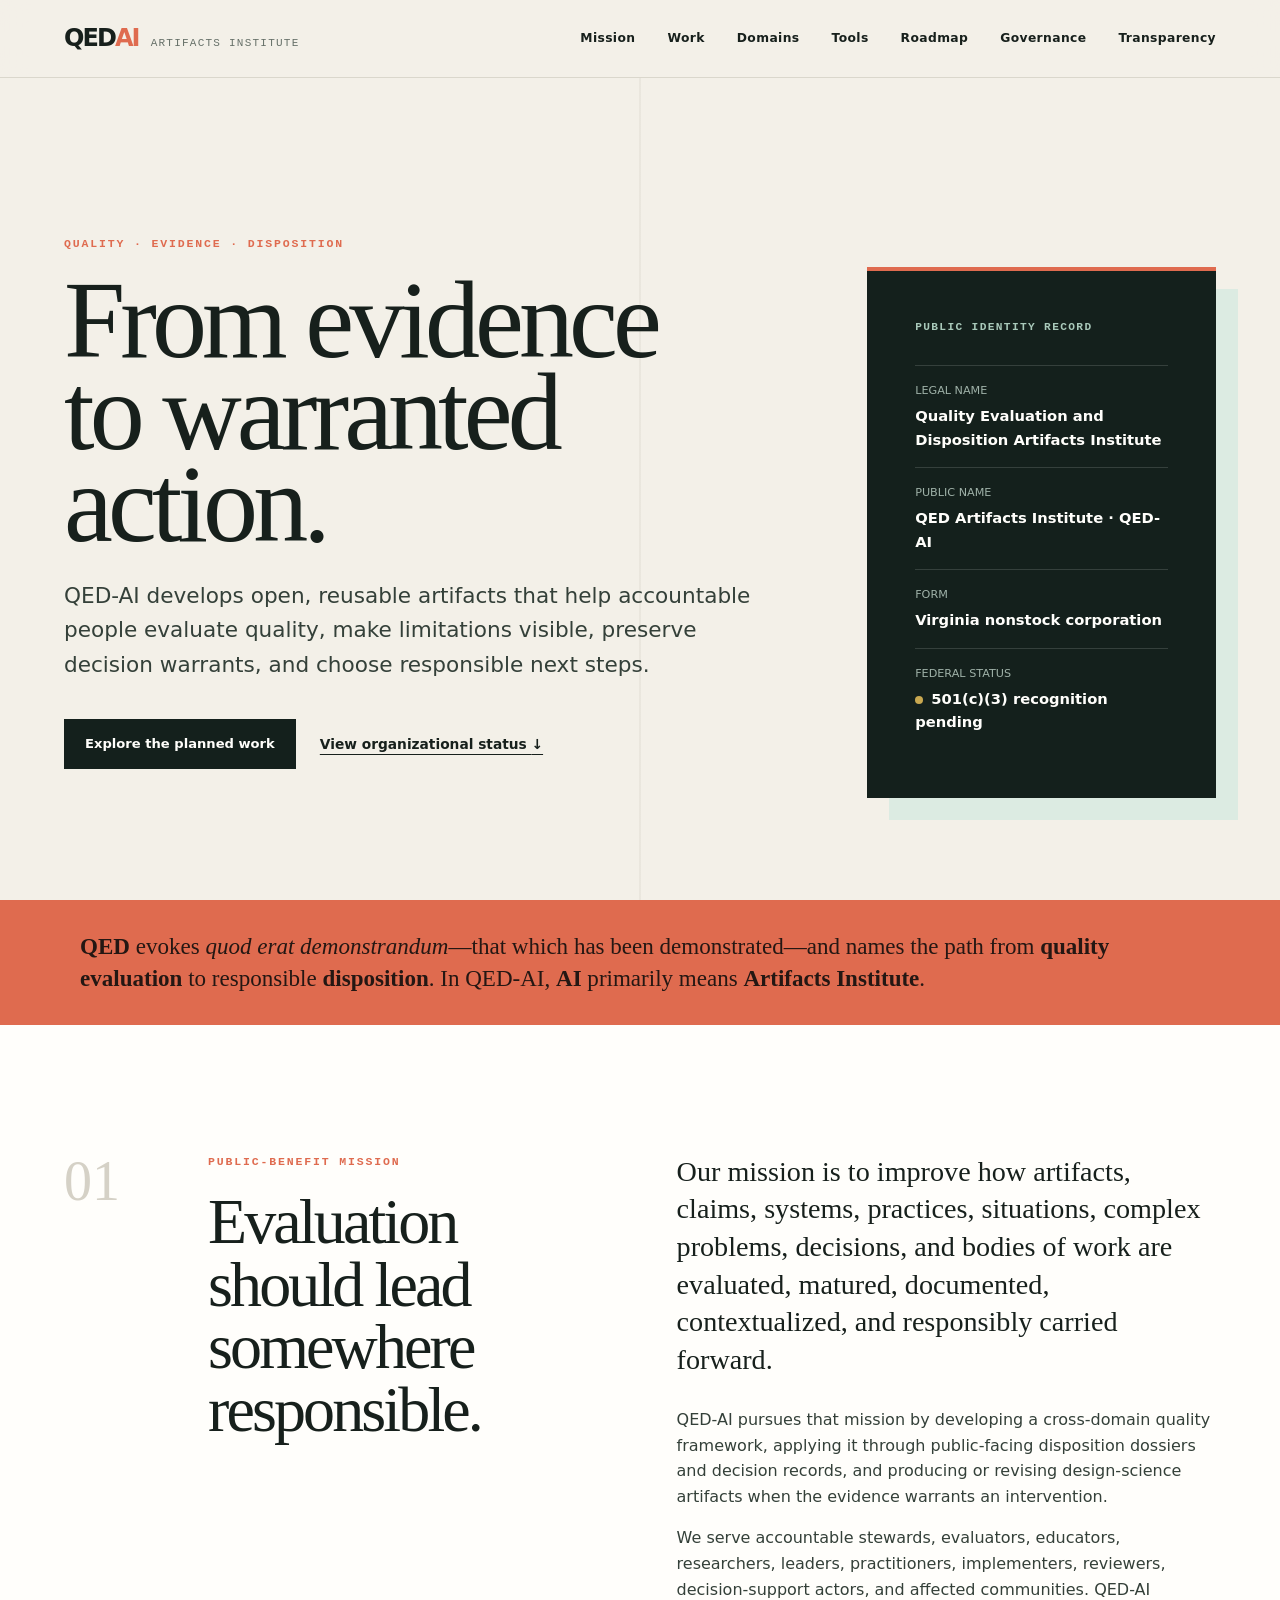
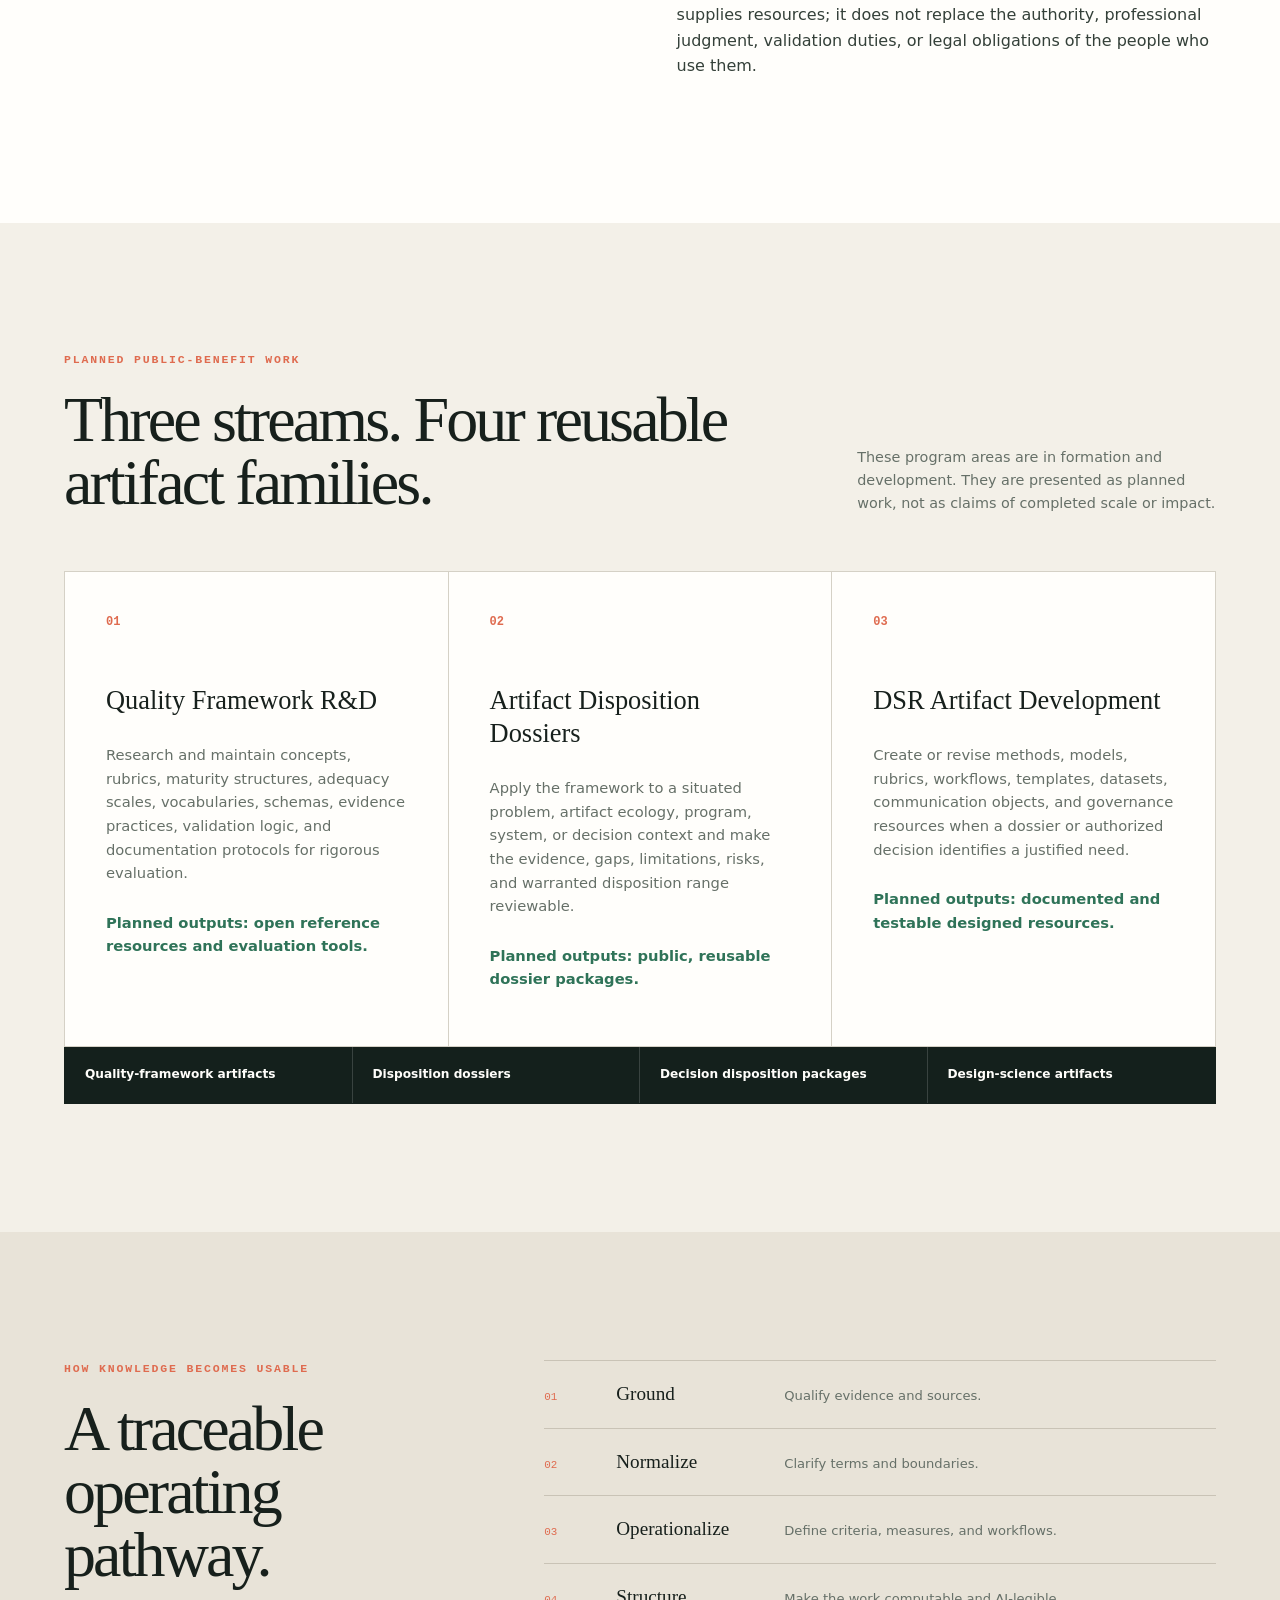
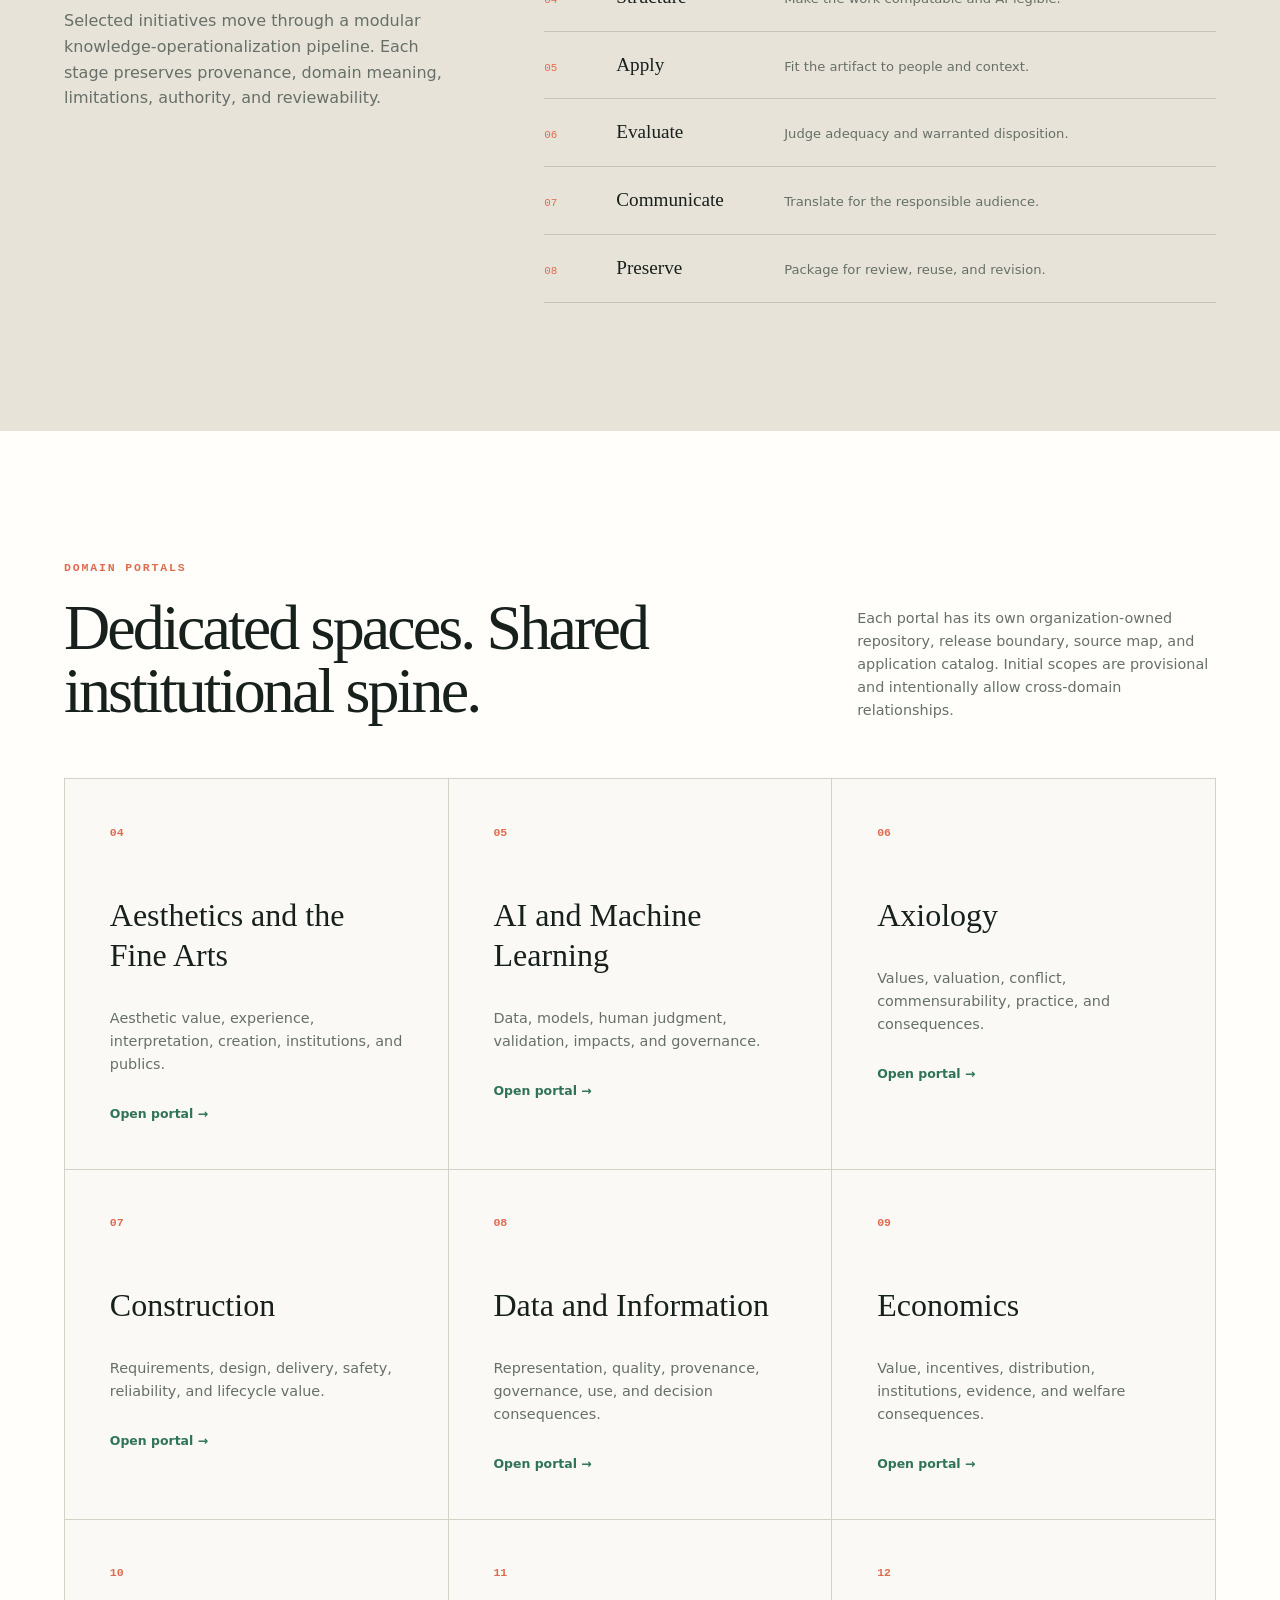
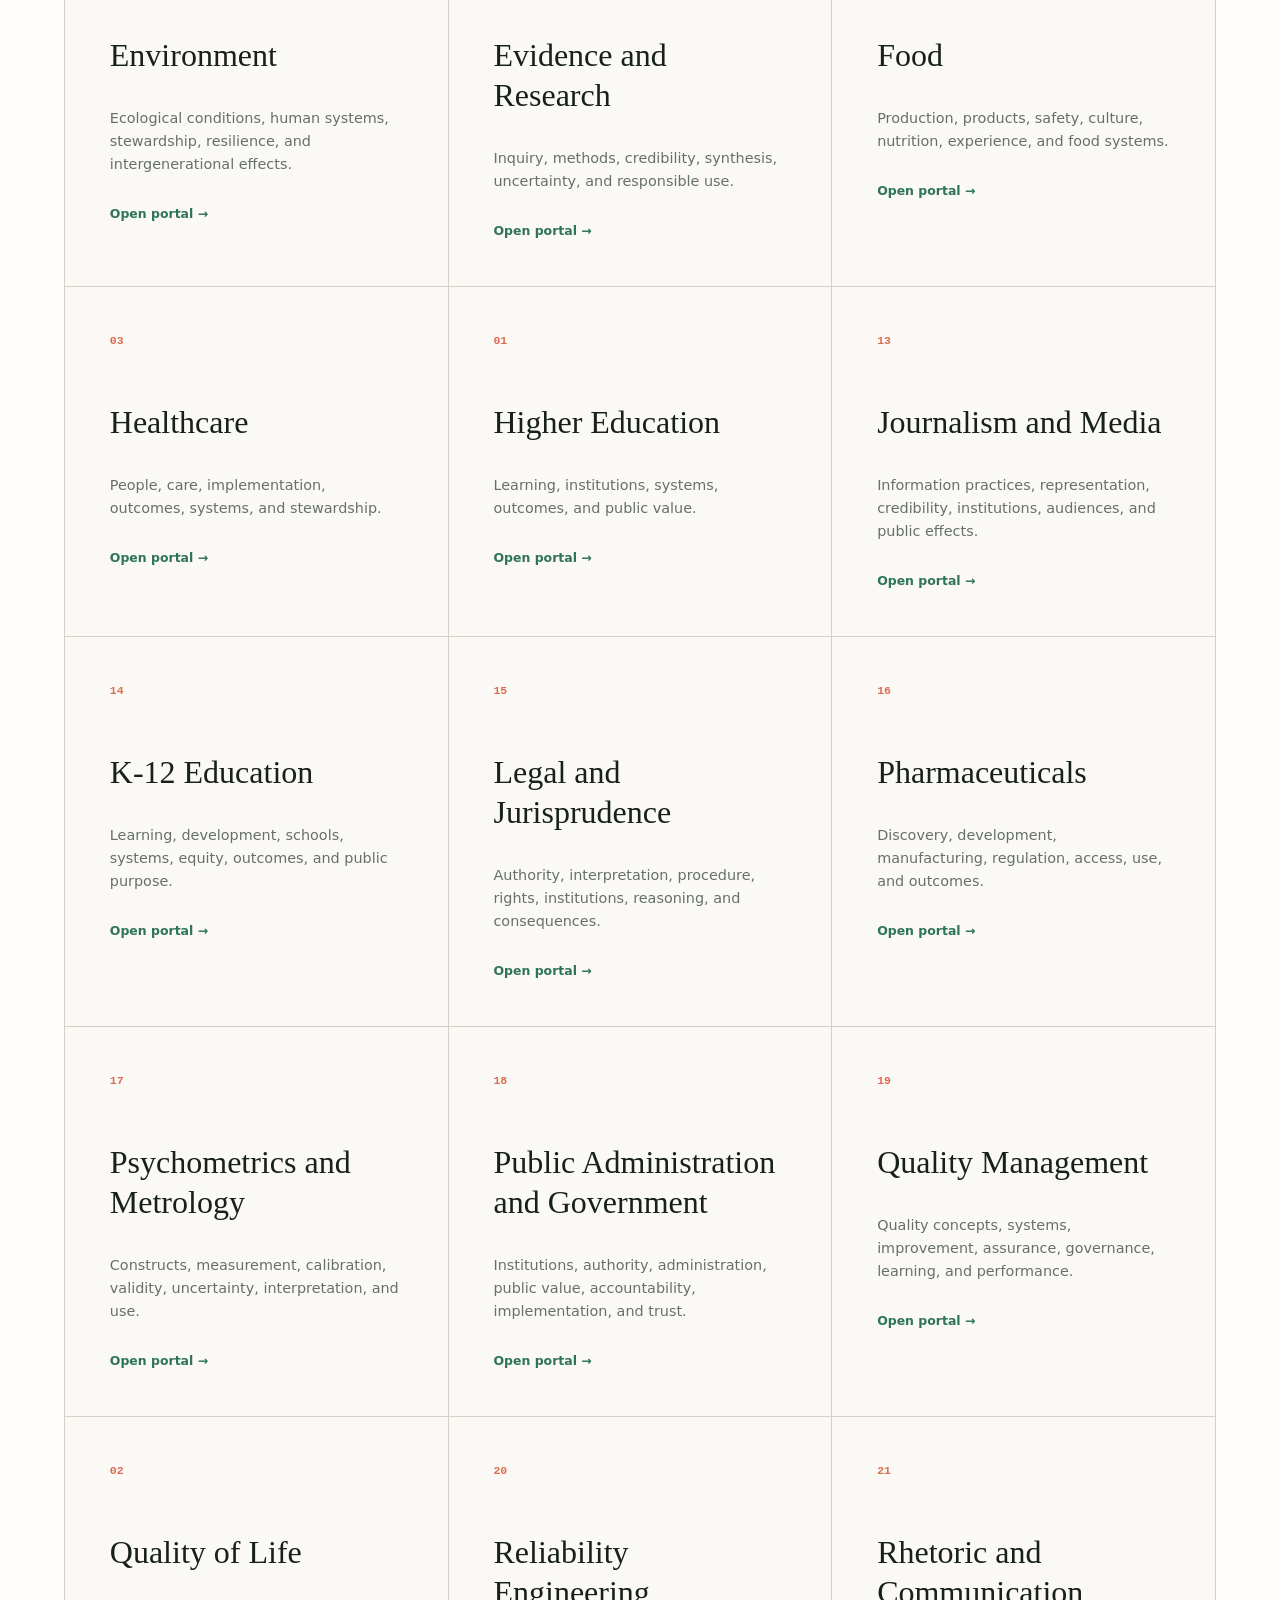
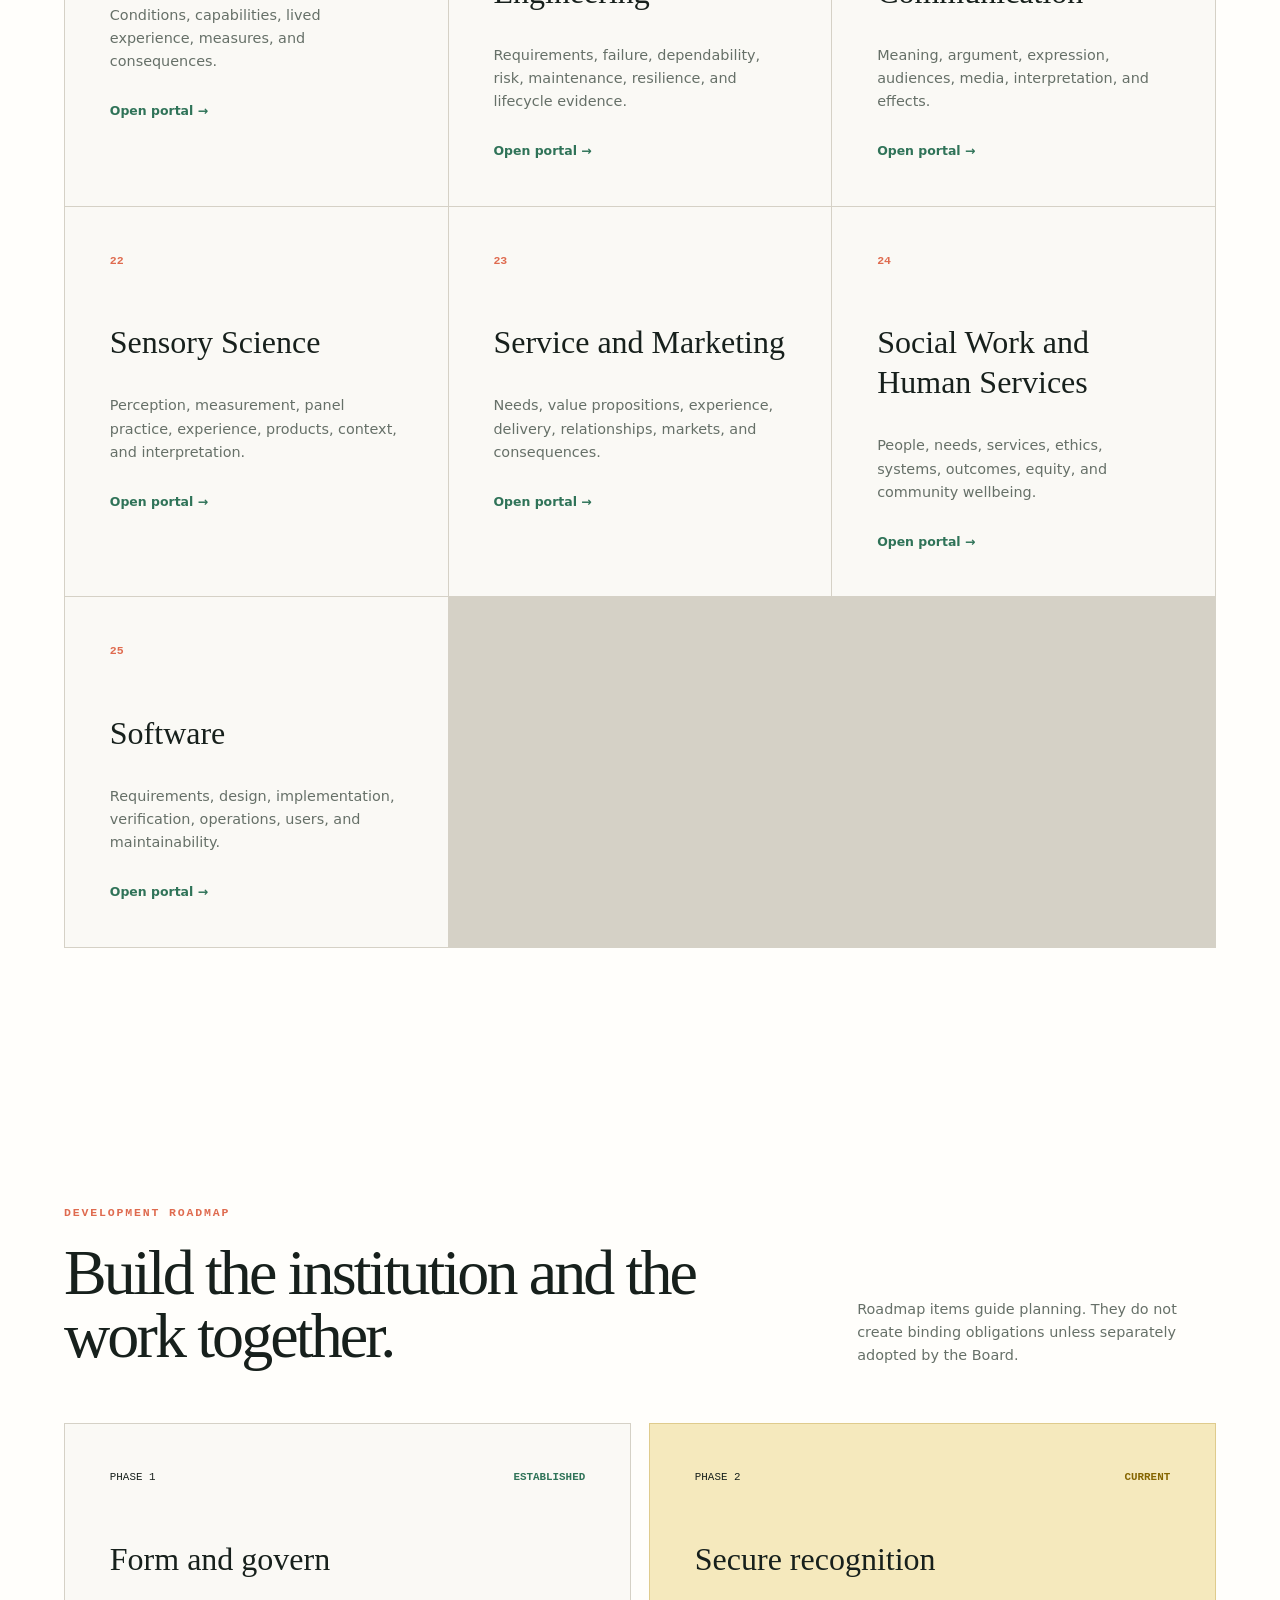
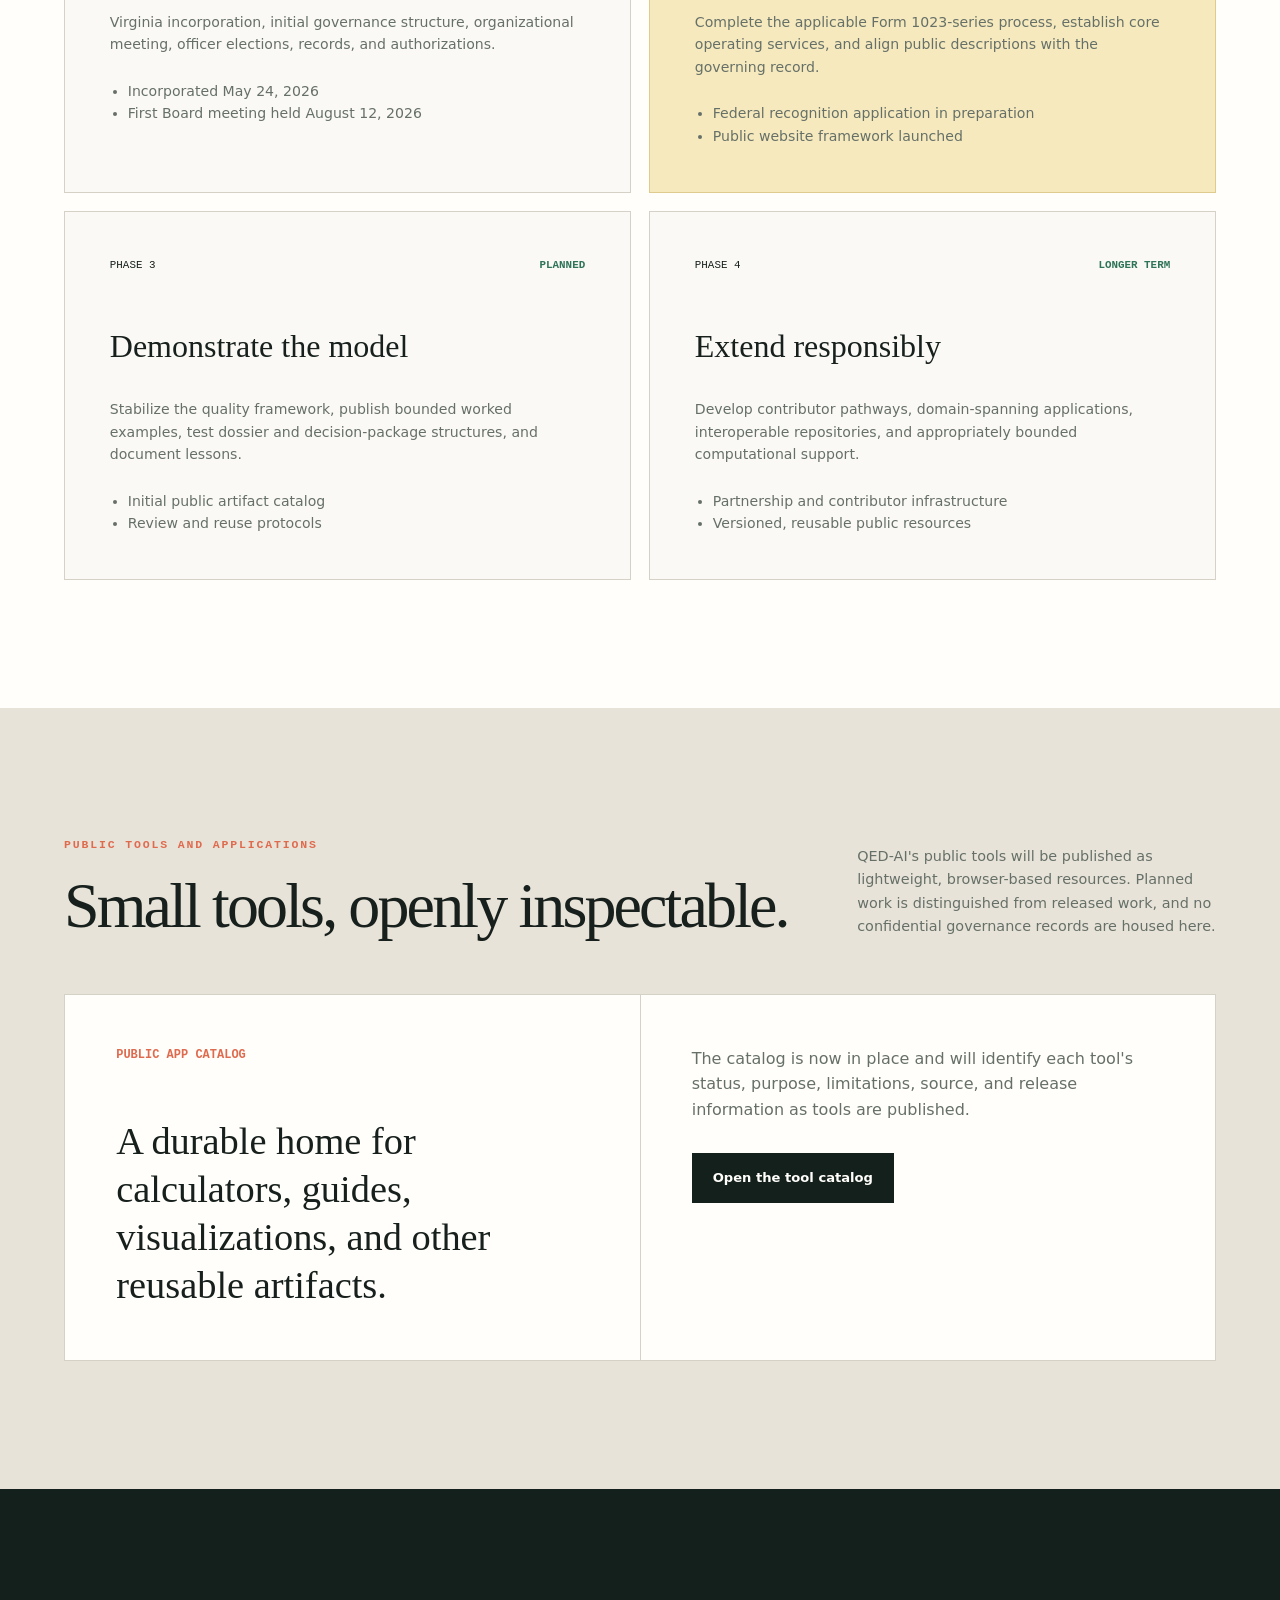
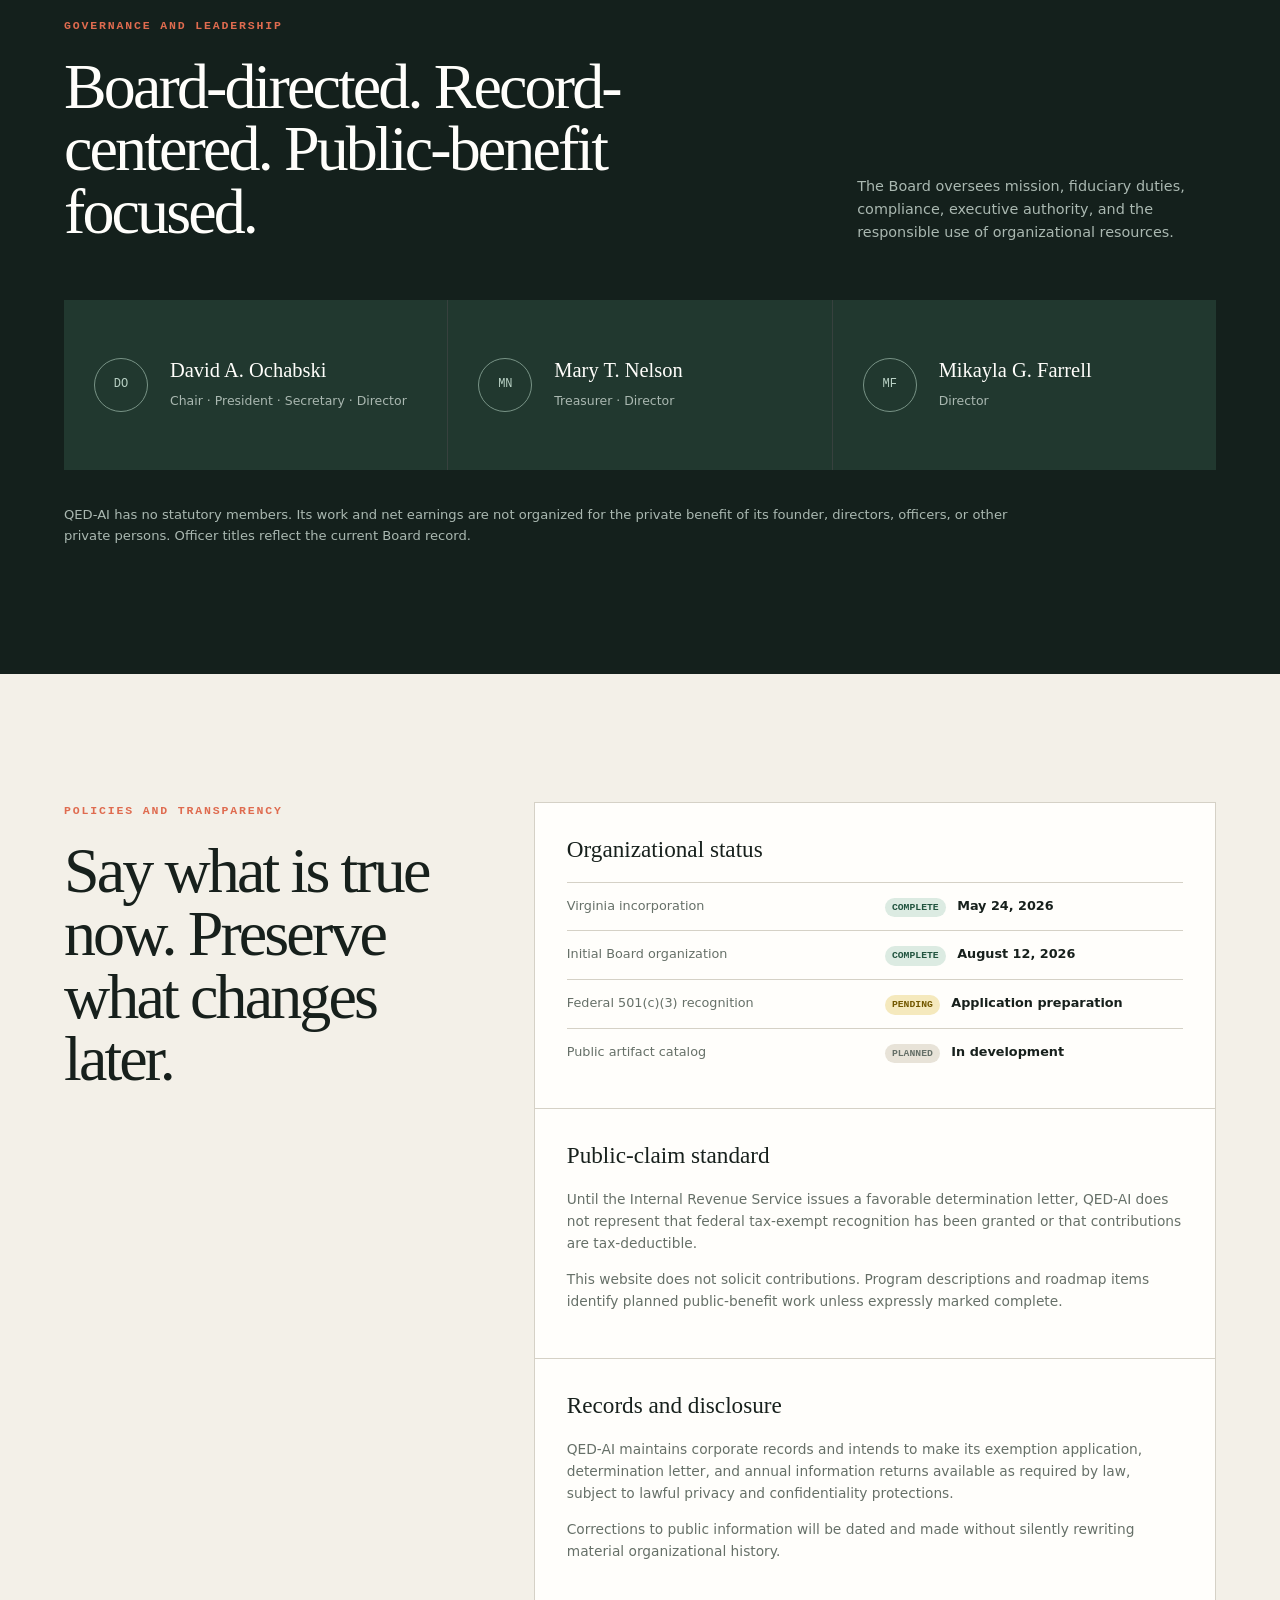
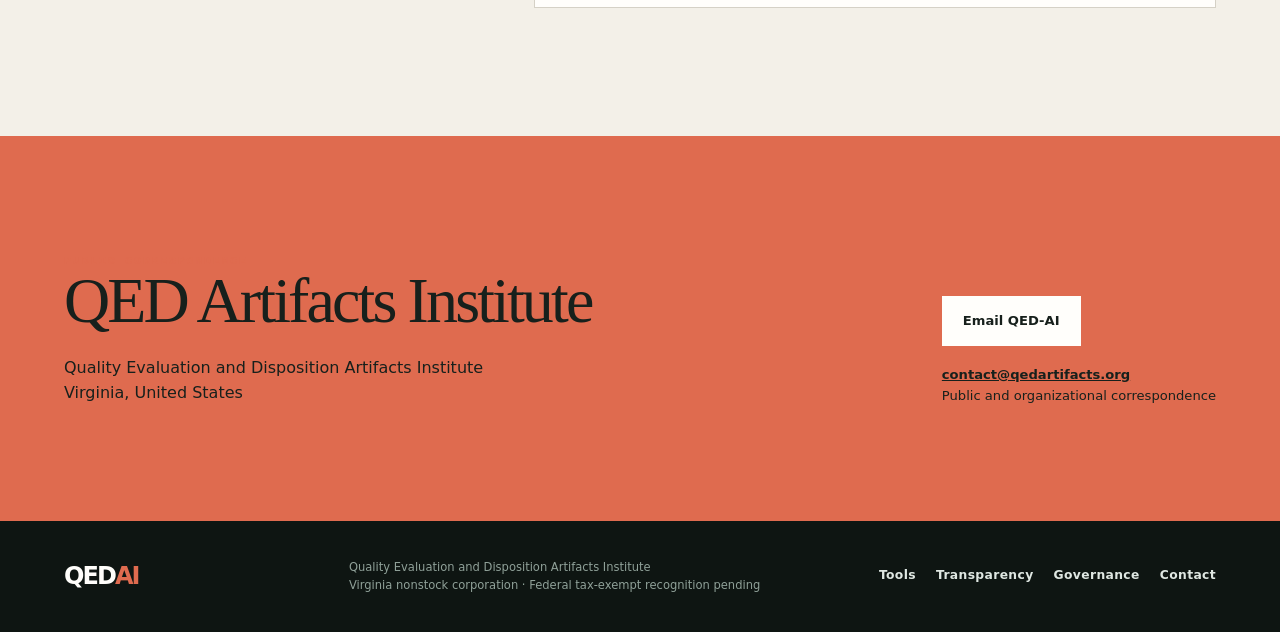
<file: index.html>
<!doctype html>
<html lang="en">
<head>
  <meta charset="utf-8">
  <meta name="viewport" content="width=device-width, initial-scale=1">
  <title>QED Artifacts Institute | Evidence to warranted action</title>
  <meta name="description" content="Quality Evaluation and Disposition Artifacts Institute develops open, evidence-governed resources that help accountable users move from evaluation to warranted action.">
  <meta name="theme-color" content="#14201c">
  <meta property="og:type" content="website">
  <meta property="og:title" content="QED Artifacts Institute">
  <meta property="og:description" content="Open, evidence-governed resources for quality evaluation, responsible disposition, and accountable action.">
  <meta property="og:url" content="https://qedartifacts.org/">
  <link rel="canonical" href="https://qedartifacts.org/">
  <link rel="stylesheet" href="assets/styles.css">
  <script type="application/ld+json">
  {
    "@context": "https://schema.org",
    "@type": "Organization",
    "name": "Quality Evaluation and Disposition Artifacts Institute",
    "alternateName": ["QED-AI", "QED Artifacts Institute"],
    "url": "https://qedartifacts.org/",
    "foundingDate": "2026-05-24",
    "areaServed": {"@type": "AdministrativeArea", "name": "Virginia, United States"},
    "sameAs": ["https://github.com/qed-artifacts"]
  }
  </script>
</head>
<body>
  <a class="skip-link" href="#main">Skip to content</a>
  <header class="site-header">
    <a class="brand" href="#top" aria-label="QED Artifacts Institute home">
      <span class="brand-mark">QED<span>AI</span></span>
      <span class="brand-name">Artifacts Institute</span>
    </a>
    <nav aria-label="Primary navigation">
      <a href="#mission">Mission</a><a href="#work">Work</a><a href="#domains">Domains</a><a href="apps/">Tools</a><a href="#roadmap">Roadmap</a><a href="#governance">Governance</a><a href="#transparency">Transparency</a>
    </nav>
  </header>

  <main id="main">
    <section class="hero" id="top">
      <div class="hero-copy">
        <p class="eyebrow">Quality · Evidence · Disposition</p>
        <h1>From evidence<br>to warranted action.</h1>
        <p class="hero-lead">QED-AI develops open, reusable artifacts that help accountable people evaluate quality, make limitations visible, preserve decision warrants, and choose responsible next steps.</p>
        <div class="hero-actions"><a class="button" href="#work">Explore the planned work</a><a class="text-link" href="#status">View organizational status <span aria-hidden="true">↓</span></a></div>
      </div>
      <aside class="hero-record" aria-label="Organizational identity">
        <p class="record-label">Public identity record</p>
        <dl>
          <div><dt>Legal name</dt><dd>Quality Evaluation and Disposition Artifacts Institute</dd></div>
          <div><dt>Public name</dt><dd>QED Artifacts Institute · QED-AI</dd></div>
          <div><dt>Form</dt><dd>Virginia nonstock corporation</dd></div>
          <div><dt>Federal status</dt><dd><span class="status-dot"></span>501(c)(3) recognition pending</dd></div>
        </dl>
      </aside>
    </section>

    <section class="definition-band" aria-label="Name explanation">
      <p><strong>QED</strong> evokes <em>quod erat demonstrandum</em>—that which has been demonstrated—and names the path from <strong>quality evaluation</strong> to responsible <strong>disposition</strong>. In QED-AI, <strong>AI</strong> primarily means <strong>Artifacts Institute</strong>.</p>
    </section>

    <section class="section split" id="mission">
      <div class="section-index" aria-hidden="true">01</div>
      <div class="section-heading"><p class="eyebrow">Public-benefit mission</p><h2>Evaluation should lead somewhere responsible.</h2></div>
      <div class="section-body prose">
        <p class="large">Our mission is to improve how artifacts, claims, systems, practices, situations, complex problems, decisions, and bodies of work are evaluated, matured, documented, contextualized, and responsibly carried forward.</p>
        <p>QED-AI pursues that mission by developing a cross-domain quality framework, applying it through public-facing disposition dossiers and decision records, and producing or revising design-science artifacts when the evidence warrants an intervention.</p>
        <p>We serve accountable stewards, evaluators, educators, researchers, leaders, practitioners, implementers, reviewers, decision-support actors, and affected communities. QED-AI supplies resources; it does not replace the authority, professional judgment, validation duties, or legal obligations of the people who use them.</p>
      </div>
    </section>

    <section class="section work-section" id="work">
      <div class="section-topline">
        <div><p class="eyebrow">Planned public-benefit work</p><h2>Three streams. Four reusable artifact families.</h2></div>
        <p class="section-note">These program areas are in formation and development. They are presented as planned work, not as claims of completed scale or impact.</p>
      </div>
      <div class="stream-grid">
        <article><span class="card-number">01</span><h3>Quality Framework R&amp;D</h3><p>Research and maintain concepts, rubrics, maturity structures, adequacy scales, vocabularies, schemas, evidence practices, validation logic, and documentation protocols for rigorous evaluation.</p><p class="card-output">Planned outputs: open reference resources and evaluation tools.</p></article>
        <article><span class="card-number">02</span><h3>Artifact Disposition Dossiers</h3><p>Apply the framework to a situated problem, artifact ecology, program, system, or decision context and make the evidence, gaps, limitations, risks, and warranted disposition range reviewable.</p><p class="card-output">Planned outputs: public, reusable dossier packages.</p></article>
        <article><span class="card-number">03</span><h3>DSR Artifact Development</h3><p>Create or revise methods, models, rubrics, workflows, templates, datasets, communication objects, and governance resources when a dossier or authorized decision identifies a justified need.</p><p class="card-output">Planned outputs: documented and testable designed resources.</p></article>
      </div>
      <div class="artifact-strip" aria-label="Artifact families"><span>Quality-framework artifacts</span><span>Disposition dossiers</span><span>Decision disposition packages</span><span>Design-science artifacts</span></div>
    </section>

    <section class="section pipeline-section" aria-labelledby="pipeline-title">
      <div class="pipeline-intro"><p class="eyebrow">How knowledge becomes usable</p><h2 id="pipeline-title">A traceable operating pathway.</h2><p>Selected initiatives move through a modular knowledge-operationalization pipeline. Each stage preserves provenance, domain meaning, limitations, authority, and reviewability.</p></div>
      <ol class="pipeline-list">
        <li><span>01</span><strong>Ground</strong><small>Qualify evidence and sources.</small></li><li><span>02</span><strong>Normalize</strong><small>Clarify terms and boundaries.</small></li><li><span>03</span><strong>Operationalize</strong><small>Define criteria, measures, and workflows.</small></li><li><span>04</span><strong>Structure</strong><small>Make the work computable and AI-legible.</small></li><li><span>05</span><strong>Apply</strong><small>Fit the artifact to people and context.</small></li><li><span>06</span><strong>Evaluate</strong><small>Judge adequacy and warranted disposition.</small></li><li><span>07</span><strong>Communicate</strong><small>Translate for the responsible audience.</small></li><li><span>08</span><strong>Preserve</strong><small>Package for review, reuse, and revision.</small></li>
      </ol>
    </section>

    <section class="section domain-section" id="domains">
      <div class="section-topline">
        <div><p class="eyebrow">Domain portals</p><h2>Dedicated spaces. Shared institutional spine.</h2></div>
        <p class="section-note">Each portal has its own organization-owned repository, release boundary, source map, and application catalog. Initial scopes are provisional and intentionally allow cross-domain relationships.</p>
      </div>
      <div class="domain-grid" data-domain-grid>
        <a href="/higher-education/"><span>01</span><h3>Higher Education</h3><p>Learning, institutions, systems, outcomes, and public value.</p><b>Open portal &rarr;</b></a>
        <a href="/quality-of-life/"><span>02</span><h3>Quality of Life</h3><p>Conditions, capabilities, lived experience, measures, and consequences.</p><b>Open portal &rarr;</b></a>
        <a href="/healthcare/"><span>03</span><h3>Healthcare</h3><p>People, care, implementation, outcomes, systems, and stewardship.</p><b>Open portal &rarr;</b></a>
      </div>
    </section>

    <section class="section roadmap-section" id="roadmap">
      <div class="section-topline"><div><p class="eyebrow">Development roadmap</p><h2>Build the institution and the work together.</h2></div><p class="section-note">Roadmap items guide planning. They do not create binding obligations unless separately adopted by the Board.</p></div>
      <div class="roadmap-grid">
        <article class="roadmap-card complete"><div class="phase"><span>Phase 1</span><b>Established</b></div><h3>Form and govern</h3><p>Virginia incorporation, initial governance structure, organizational meeting, officer elections, records, and authorizations.</p><ul><li>Incorporated May 24, 2026</li><li>First Board meeting held August 12, 2026</li></ul></article>
        <article class="roadmap-card current"><div class="phase"><span>Phase 2</span><b>Current</b></div><h3>Secure recognition</h3><p>Complete the applicable Form 1023-series process, establish core operating services, and align public descriptions with the governing record.</p><ul><li>Federal recognition application in preparation</li><li>Public website framework launched</li></ul></article>
        <article class="roadmap-card planned"><div class="phase"><span>Phase 3</span><b>Planned</b></div><h3>Demonstrate the model</h3><p>Stabilize the quality framework, publish bounded worked examples, test dossier and decision-package structures, and document lessons.</p><ul><li>Initial public artifact catalog</li><li>Review and reuse protocols</li></ul></article>
        <article class="roadmap-card planned"><div class="phase"><span>Phase 4</span><b>Longer term</b></div><h3>Extend responsibly</h3><p>Develop contributor pathways, domain-spanning applications, interoperable repositories, and appropriately bounded computational support.</p><ul><li>Partnership and contributor infrastructure</li><li>Versioned, reusable public resources</li></ul></article>
      </div>
    </section>

    <section class="section tools-section" id="tools">
      <div class="section-topline">
        <div><p class="eyebrow">Public tools and applications</p><h2>Small tools, openly inspectable.</h2></div>
        <p class="section-note">QED-AI's public tools will be published as lightweight, browser-based resources. Planned work is distinguished from released work, and no confidential governance records are housed here.</p>
      </div>
      <div class="tools-callout">
        <div><span class="card-number">PUBLIC APP CATALOG</span><h3>A durable home for calculators, guides, visualizations, and other reusable artifacts.</h3></div>
        <div><p>The catalog is now in place and will identify each tool's status, purpose, limitations, source, and release information as tools are published.</p><a class="button" href="apps/">Open the tool catalog</a></div>
      </div>
    </section>

    <section class="section governance-section" id="governance">
      <div class="section-topline light"><div><p class="eyebrow">Governance and leadership</p><h2>Board-directed. Record-centered. Public-benefit focused.</h2></div><p class="section-note">The Board oversees mission, fiduciary duties, compliance, executive authority, and the responsible use of organizational resources.</p></div>
      <div class="people-grid">
        <article><span class="initials">DO</span><div><h3>David A. Ochabski</h3><p>Chair · President · Secretary · Director</p></div></article>
        <article><span class="initials">MN</span><div><h3>Mary T. Nelson</h3><p>Treasurer · Director</p></div></article>
        <article><span class="initials">MF</span><div><h3>Mikayla G. Farrell</h3><p>Director</p></div></article>
      </div>
      <p class="governance-note">QED-AI has no statutory members. Its work and net earnings are not organized for the private benefit of its founder, directors, officers, or other private persons. Officer titles reflect the current Board record.</p>
    </section>

    <section class="section transparency-section" id="transparency">
      <div class="section-heading"><p class="eyebrow">Policies and transparency</p><h2>Say what is true now. Preserve what changes later.</h2></div>
      <div class="transparency-grid">
        <article id="status"><h3>Organizational status</h3><dl class="status-list"><div><dt>Virginia incorporation</dt><dd><span class="tag complete">Complete</span> May 24, 2026</dd></div><div><dt>Initial Board organization</dt><dd><span class="tag complete">Complete</span> August 12, 2026</dd></div><div><dt>Federal 501(c)(3) recognition</dt><dd><span class="tag pending">Pending</span> Application preparation</dd></div><div><dt>Public artifact catalog</dt><dd><span class="tag planned">Planned</span> In development</dd></div></dl></article>
        <article><h3>Public-claim standard</h3><p>Until the Internal Revenue Service issues a favorable determination letter, QED-AI does not represent that federal tax-exempt recognition has been granted or that contributions are tax-deductible.</p><p>This website does not solicit contributions. Program descriptions and roadmap items identify planned public-benefit work unless expressly marked complete.</p></article>
        <article><h3>Records and disclosure</h3><p>QED-AI maintains corporate records and intends to make its exemption application, determination letter, and annual information returns available as required by law, subject to lawful privacy and confidentiality protections.</p><p>Corrections to public information will be dated and made without silently rewriting material organizational history.</p></article>
      </div>
    </section>

    <section class="contact-section" id="contact">
      <div><p class="eyebrow">Public correspondence</p><h2>QED Artifacts Institute</h2><p>Quality Evaluation and Disposition Artifacts Institute<br>Virginia, United States</p></div>
      <div class="contact-actions"><a class="button light-button" href="mailto:contact@qedartifacts.org">Email QED-AI</a><p><a href="mailto:contact@qedartifacts.org"><strong>contact@qedartifacts.org</strong></a><br>Public and organizational correspondence</p></div>
    </section>
  </main>

  <footer>
    <a class="brand footer-brand" href="#top"><span class="brand-mark">QED<span>AI</span></span></a>
    <p>Quality Evaluation and Disposition Artifacts Institute<br>Virginia nonstock corporation · Federal tax-exempt recognition pending</p>
    <div><a href="apps/">Tools</a><a href="#transparency">Transparency</a><a href="#governance">Governance</a><a href="#contact">Contact</a></div>
  </footer>
  <script src="assets/domains.js?v=20260826-2" defer></script>
</body>
</html>
</file>
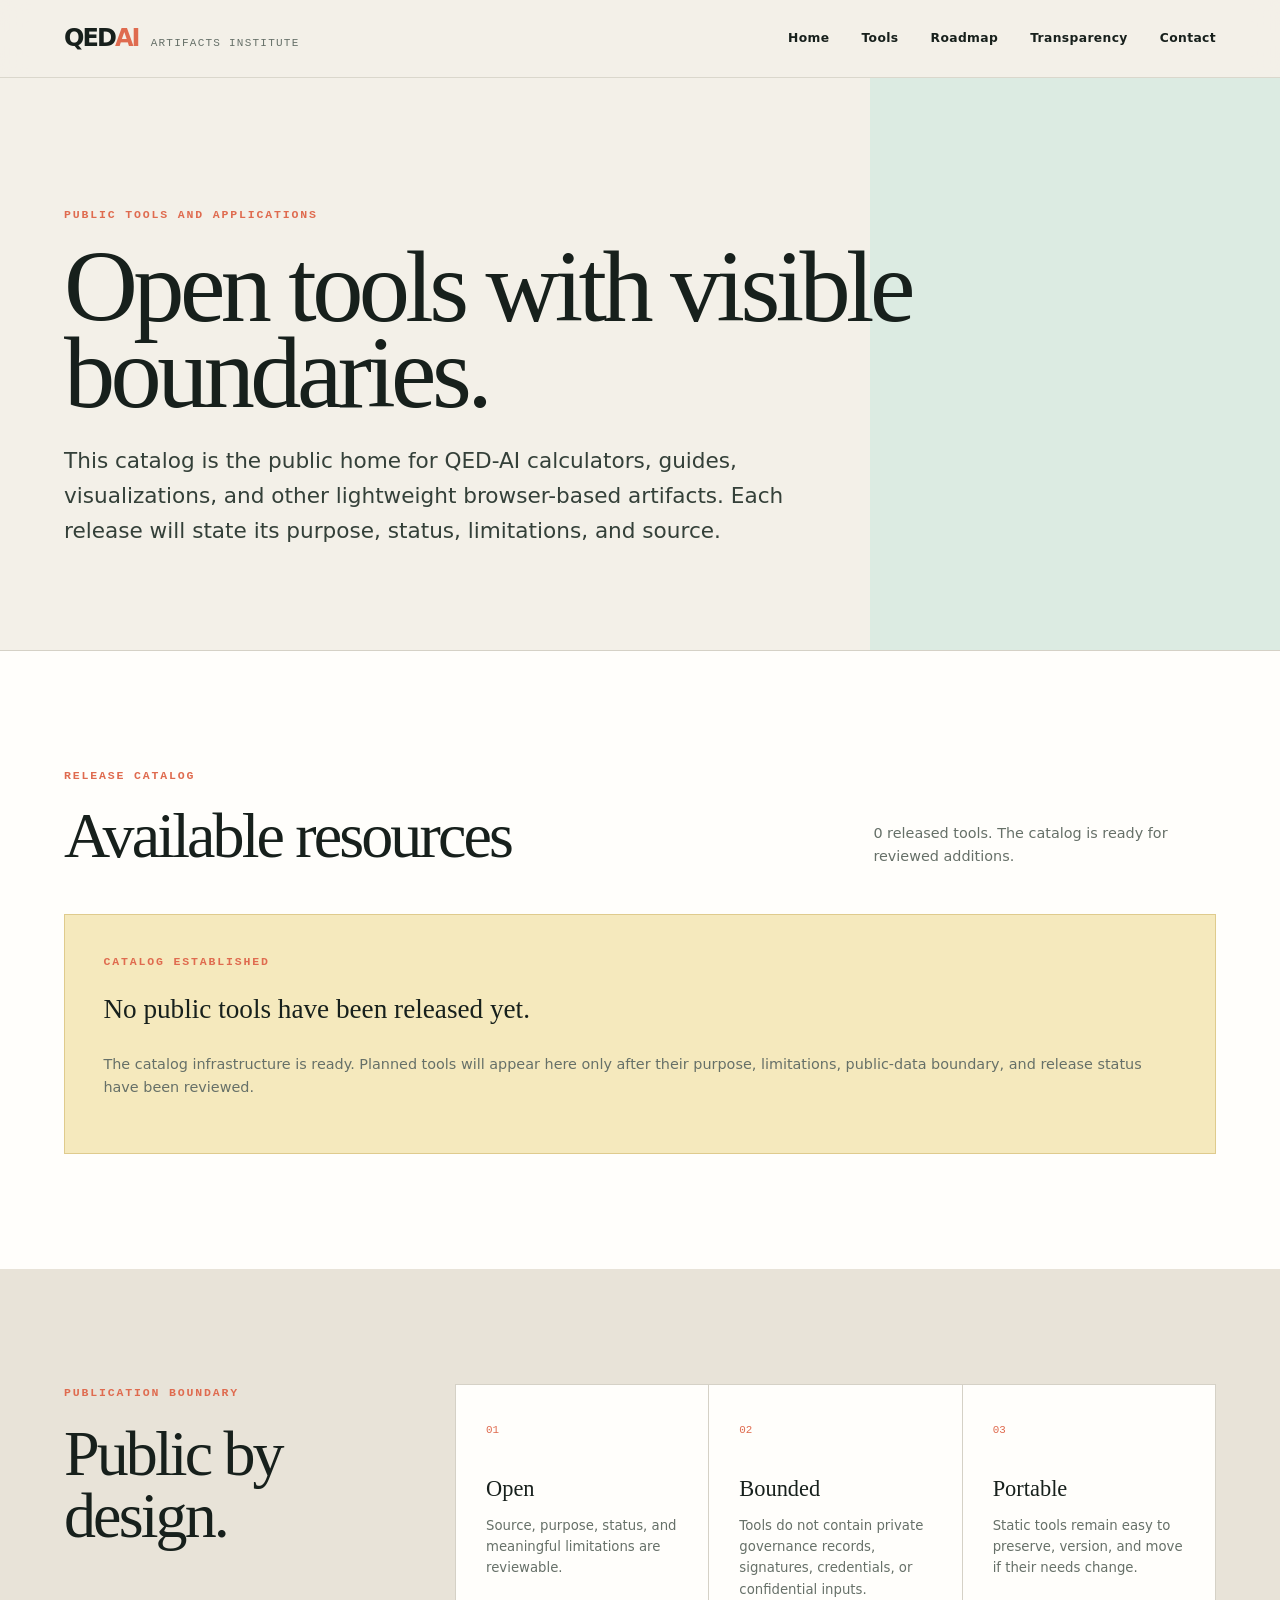
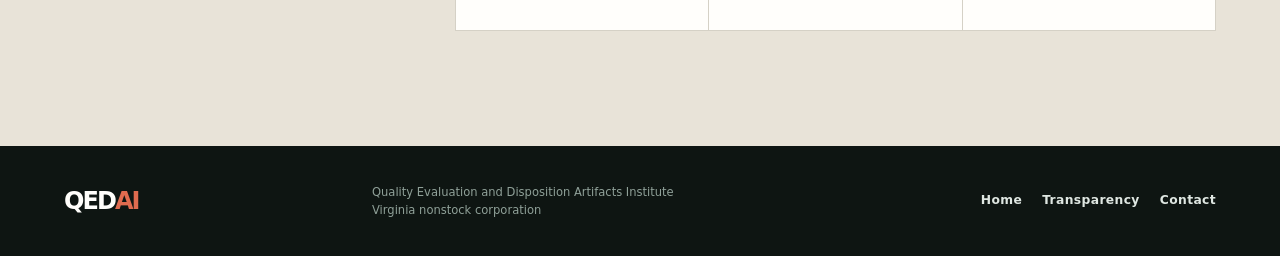
<file: apps/index.html>
<!doctype html>
<html lang="en">
<head>
  <meta charset="utf-8">
  <meta name="viewport" content="width=device-width, initial-scale=1">
  <title>Public Tools | QED Artifacts Institute</title>
  <meta name="description" content="Open, browser-based tools and applications published by QED Artifacts Institute.">
  <meta name="theme-color" content="#14201c">
  <meta property="og:type" content="website">
  <meta property="og:title" content="QED-AI Public Tools">
  <meta property="og:description" content="Open, bounded, and inspectable browser-based resources from QED Artifacts Institute.">
  <meta property="og:url" content="https://qedartifacts.org/apps/">
  <link rel="canonical" href="https://qedartifacts.org/apps/">
  <link rel="stylesheet" href="../assets/styles.css">
  <link rel="stylesheet" href="shared/catalog.css">
  <script src="shared/catalog.js" defer></script>
</head>
<body>
  <a class="skip-link" href="#main">Skip to content</a>
  <header class="site-header">
    <a class="brand" href="../" aria-label="QED Artifacts Institute home">
      <span class="brand-mark">QED<span>AI</span></span>
      <span class="brand-name">Artifacts Institute</span>
    </a>
    <nav aria-label="Primary navigation"><a href="../">Home</a><a href="./" aria-current="page">Tools</a><a href="../#roadmap">Roadmap</a><a href="../#transparency">Transparency</a><a href="../#contact">Contact</a></nav>
  </header>

  <main id="main" class="catalog-main">
    <section class="catalog-hero">
      <p class="eyebrow">Public tools and applications</p>
      <h1>Open tools with visible boundaries.</h1>
      <p class="hero-lead">This catalog is the public home for QED-AI calculators, guides, visualizations, and other lightweight browser-based artifacts. Each release will state its purpose, status, limitations, and source.</p>
    </section>

    <section class="catalog-section" aria-labelledby="catalog-title">
      <div class="catalog-heading"><div><p class="eyebrow">Release catalog</p><h2 id="catalog-title">Available resources</h2></div><p id="catalog-summary" class="section-note" aria-live="polite">Loading the catalog.</p></div>
      <div id="app-catalog" class="app-grid" aria-live="polite"></div>
      <noscript><p class="catalog-empty">JavaScript is required only to display the catalog listing. Individual published tools remain directly addressable.</p></noscript>
    </section>

    <section class="catalog-principles" aria-labelledby="principles-title">
      <div><p class="eyebrow">Publication boundary</p><h2 id="principles-title">Public by design.</h2></div>
      <div class="principle-grid">
        <article><span>01</span><h3>Open</h3><p>Source, purpose, status, and meaningful limitations are reviewable.</p></article>
        <article><span>02</span><h3>Bounded</h3><p>Tools do not contain private governance records, signatures, credentials, or confidential inputs.</p></article>
        <article><span>03</span><h3>Portable</h3><p>Static tools remain easy to preserve, version, and move if their needs change.</p></article>
      </div>
    </section>
  </main>

  <footer>
    <a class="brand footer-brand" href="../"><span class="brand-mark">QED<span>AI</span></span></a>
    <p>Quality Evaluation and Disposition Artifacts Institute<br>Virginia nonstock corporation</p>
    <div><a href="../">Home</a><a href="../#transparency">Transparency</a><a href="../#contact">Contact</a></div>
  </footer>
</body>
</html>
</file>
<file: assets/styles.css>
:root{color-scheme:light;--ink:#17201c;--ink-soft:#344039;--forest:#14201c;--forest-2:#21382f;--paper:#f3f0e8;--paper-deep:#e8e3d8;--white:#fffefb;--muted:#667068;--line:#d5d1c6;--green:#2f7358;--green-soft:#dcebe2;--coral:#df6b4f;--gold:#c9a850;--yellow-soft:#f5e9bd;--serif:Georgia,"Times New Roman",serif;--sans:Inter,ui-sans-serif,system-ui,-apple-system,BlinkMacSystemFont,"Segoe UI",sans-serif;--mono:"SFMono-Regular",Consolas,"Liberation Mono",monospace}*{box-sizing:border-box}html{scroll-behavior:smooth}body{margin:0;background:var(--paper);color:var(--ink);font-family:var(--sans);line-height:1.6;text-rendering:optimizeLegibility}a{color:inherit}.skip-link{position:fixed;z-index:100;top:12px;left:12px;padding:10px 14px;background:var(--white);color:var(--ink);transform:translateY(-160%)}.skip-link:focus{transform:translateY(0)}.site-header{position:sticky;z-index:20;top:0;display:flex;align-items:center;justify-content:space-between;min-height:78px;padding:0 clamp(24px,5vw,76px);border-bottom:1px solid rgba(213,209,198,.8);background:rgba(243,240,232,.94);backdrop-filter:blur(14px)}.brand{display:inline-flex;align-items:baseline;gap:12px;text-decoration:none}.brand-mark{color:var(--ink);font-size:1.5rem;font-weight:900;letter-spacing:-.08em}.brand-mark span{color:var(--coral)}.brand-name{color:var(--muted);font-family:var(--mono);font-size:.69rem;letter-spacing:.11em;text-transform:uppercase}nav{display:flex;gap:clamp(16px,2.5vw,34px)}nav a,footer a{font-size:.77rem;font-weight:700;letter-spacing:.03em;text-decoration:none}nav a:hover,nav a:focus-visible,footer a:hover,footer a:focus-visible{color:var(--coral)}.hero{display:grid;grid-template-columns:minmax(0,1.35fr) minmax(320px,.65fr);min-height:calc(100vh - 78px);padding:clamp(68px,10vw,138px) clamp(24px,5vw,76px) clamp(64px,8vw,112px);background:linear-gradient(90deg,transparent 49.9%,rgba(213,209,198,.5) 50%,transparent 50.1%),var(--paper)}.hero-copy{align-self:center;max-width:920px;padding-right:6vw}.eyebrow{margin:0 0 20px;color:var(--coral);font-family:var(--mono);font-size:.72rem;font-weight:800;letter-spacing:.16em;text-transform:uppercase}h1,h2,h3,p{margin-top:0}h1,h2{font-family:var(--serif);font-weight:400;letter-spacing:-.045em}h1{max-width:900px;margin-bottom:28px;font-size:clamp(4rem,8.6vw,9.2rem);line-height:.84}h2{margin-bottom:22px;font-size:clamp(2.65rem,5vw,5.4rem);line-height:.98}h3{line-height:1.25}.hero-lead{max-width:760px;margin-bottom:36px;color:var(--ink-soft);font-size:clamp(1.06rem,1.7vw,1.35rem)}.hero-actions{display:flex;flex-wrap:wrap;align-items:center;gap:24px}.button{display:inline-flex;align-items:center;justify-content:center;min-height:50px;padding:0 20px;border:1px solid var(--forest);background:var(--forest);color:var(--white);font-size:.82rem;font-weight:800;text-decoration:none}.button:hover,.button:focus-visible{background:var(--coral);border-color:var(--coral)}.text-link{font-size:.86rem;font-weight:800;text-underline-offset:5px}.hero-record{align-self:end;margin:0 0 0 2vw;padding:clamp(28px,4vw,48px);border-top:4px solid var(--coral);background:var(--forest);color:var(--white);box-shadow:22px 22px 0 var(--green-soft)}.record-label{margin-bottom:28px;color:#a9c9ba;font-family:var(--mono);font-size:.7rem;font-weight:700;letter-spacing:.12em;text-transform:uppercase}.hero-record dl{margin:0}.hero-record dl div{padding:16px 0;border-top:1px solid rgba(255,255,255,.14)}.hero-record dt{margin-bottom:4px;color:#9fb1a8;font-size:.7rem;text-transform:uppercase}.hero-record dd{margin:0;font-size:.92rem;font-weight:650}.status-dot{display:inline-block;width:8px;height:8px;margin-right:8px;border-radius:999px;background:var(--gold)}.definition-band{padding:30px clamp(24px,5vw,76px);background:var(--coral);color:#241713}.definition-band p{max-width:1120px;margin:0 auto;font-family:var(--serif);font-size:clamp(1.1rem,1.8vw,1.45rem);line-height:1.4}.section{padding:clamp(76px,10vw,140px) clamp(24px,5vw,76px)}.split{display:grid;grid-template-columns:80px minmax(260px,.75fr) minmax(340px,1fr);gap:clamp(28px,5vw,78px);background:var(--white)}.section-index{color:var(--line);font-family:var(--serif);font-size:3.5rem;line-height:1}.section-body{max-width:760px}.prose p{color:var(--ink-soft)}.prose .large{color:var(--ink);font-family:var(--serif);font-size:clamp(1.35rem,2.2vw,2rem);line-height:1.34}.section-topline{display:grid;grid-template-columns:minmax(0,1.35fr) minmax(280px,.65fr);gap:48px;align-items:end;margin-bottom:56px}.section-topline h2{max-width:900px;margin-bottom:0}.section-note{max-width:500px;margin:0;color:var(--muted);font-size:.9rem}.stream-grid{display:grid;grid-template-columns:repeat(3,1fr);gap:1px;border:1px solid var(--line);background:var(--line)}.stream-grid article{min-height:390px;padding:clamp(26px,3.2vw,44px);background:var(--white)}.card-number{display:block;margin-bottom:52px;color:var(--coral);font-family:var(--mono);font-size:.75rem;font-weight:800}.stream-grid h3{font-family:var(--serif);font-size:1.65rem;font-weight:400}.stream-grid p{color:var(--muted);font-size:.92rem}.stream-grid .card-output{margin-top:26px;color:var(--green);font-weight:750}.artifact-strip{display:grid;grid-template-columns:repeat(4,1fr);border:1px solid var(--forest);border-top:0;background:var(--forest);color:var(--white)}.artifact-strip span{padding:18px 20px;border-right:1px solid rgba(255,255,255,.16);font-size:.76rem;font-weight:750}.artifact-strip span:last-child{border-right:0}.pipeline-section{display:grid;grid-template-columns:minmax(300px,.72fr) minmax(480px,1.28fr);gap:clamp(54px,8vw,120px);background:var(--paper-deep)}.pipeline-intro{max-width:540px}.pipeline-intro p:last-child{color:var(--muted)}.pipeline-list{margin:0;padding:0;list-style:none}.pipeline-list li{display:grid;grid-template-columns:54px 150px 1fr;align-items:baseline;gap:18px;padding:18px 0;border-top:1px solid #c9c3b6}.pipeline-list li:last-child{border-bottom:1px solid #c9c3b6}.pipeline-list span{color:var(--coral);font-family:var(--mono);font-size:.68rem}.pipeline-list strong{font-family:var(--serif);font-size:1.2rem;font-weight:400}.pipeline-list small{color:var(--muted);font-size:.82rem}.roadmap-section{background:var(--white)}.roadmap-grid{display:grid;grid-template-columns:repeat(2,1fr);gap:18px}.roadmap-card{min-height:330px;padding:clamp(26px,3.5vw,48px);border:1px solid var(--line);background:#faf9f5}.roadmap-card.current{background:var(--yellow-soft);border-color:#dfcb8d}.phase{display:flex;justify-content:space-between;margin-bottom:52px;font-family:var(--mono);font-size:.68rem;text-transform:uppercase}.phase b{color:var(--green)}.roadmap-card.current .phase b{color:#856500}.roadmap-card h3{font-family:var(--serif);font-size:2rem;font-weight:400}.roadmap-card p,.roadmap-card li{color:var(--muted);font-size:.88rem}.roadmap-card ul{margin:24px 0 0;padding-left:18px}.governance-section{background:var(--forest);color:var(--white)}.section-topline.light .section-note{color:#aab8b1}.people-grid{display:grid;grid-template-columns:repeat(3,1fr);gap:1px;background:rgba(255,255,255,.15)}.people-grid article{display:flex;align-items:center;gap:22px;min-height:170px;padding:30px;background:var(--forest-2)}.initials{display:grid;flex:0 0 54px;width:54px;height:54px;place-items:center;border:1px solid #789386;border-radius:999px;color:#b9d1c5;font-family:var(--mono);font-size:.75rem}.people-grid h3{margin-bottom:7px;font-family:var(--serif);font-size:1.28rem;font-weight:400}.people-grid p{margin:0;color:#aab8b1;font-size:.78rem}.governance-note{max-width:980px;margin:34px 0 0;color:#aab8b1;font-size:.82rem}.transparency-section{display:grid;grid-template-columns:minmax(280px,.7fr) minmax(560px,1.3fr);gap:clamp(48px,8vw,110px)}.transparency-grid{display:grid;gap:1px;background:var(--line);border:1px solid var(--line)}.transparency-grid article{padding:32px;background:var(--white)}.transparency-grid h3{margin-bottom:18px;font-family:var(--serif);font-size:1.45rem;font-weight:400}.transparency-grid p{color:var(--muted);font-size:.86rem}.status-list{margin:0}.status-list div{display:grid;grid-template-columns:1fr 1fr;gap:20px;padding:13px 0;border-top:1px solid var(--line);font-size:.8rem}.status-list dt{color:var(--muted)}.status-list dd{margin:0;font-weight:700}.tag{display:inline-block;margin-right:7px;padding:2px 7px;border-radius:999px;font-family:var(--mono);font-size:.61rem;text-transform:uppercase}.tag.complete{background:var(--green-soft);color:#21543f}.tag.pending{background:var(--yellow-soft);color:#725800}.tag.planned{background:var(--paper-deep);color:var(--muted)}.contact-section{display:grid;grid-template-columns:1fr 1fr;gap:60px;align-items:end;padding:clamp(64px,9vw,120px) clamp(24px,5vw,76px);background:var(--coral)}.contact-section h2{max-width:700px}.contact-section p{margin-bottom:0}.contact-actions{max-width:560px;justify-self:end}.contact-actions p{margin-top:18px;font-size:.82rem}.light-button{border-color:var(--white);background:var(--white);color:var(--ink)}footer{display:grid;grid-template-columns:.5fr 1fr .5fr;gap:40px;align-items:center;padding:36px clamp(24px,5vw,76px);background:#0e1512;color:#dfe7e2}.footer-brand .brand-mark{color:var(--white)}footer p{margin:0;color:#8fa098;font-size:.72rem}footer div{display:flex;justify-content:flex-end;gap:20px}
@media(max-width:980px){.site-header{align-items:flex-start;gap:18px;padding-top:18px;padding-bottom:16px}nav{flex-wrap:wrap;justify-content:flex-end}.brand-name{display:none}.hero{grid-template-columns:1fr;gap:64px;min-height:0;background:var(--paper)}.hero-copy{padding-right:0}.hero-record{max-width:620px;margin:0}.split{grid-template-columns:54px 1fr}.split .section-body{grid-column:2}.stream-grid{grid-template-columns:1fr}.stream-grid article{min-height:auto}.card-number{margin-bottom:26px}.artifact-strip{grid-template-columns:repeat(2,1fr)}.artifact-strip span:nth-child(2){border-right:0}.artifact-strip span:nth-child(-n+2){border-bottom:1px solid rgba(255,255,255,.16)}.pipeline-section,.transparency-section{grid-template-columns:1fr}.people-grid{grid-template-columns:1fr}.people-grid article{min-height:130px}}
@media(max-width:720px){.site-header{position:relative;display:block}.brand{margin-bottom:14px}nav{justify-content:flex-start;gap:12px 20px}nav a{font-size:.7rem}h1{font-size:clamp(3.4rem,18vw,5.2rem)}.hero{padding-top:60px}.section-topline,.contact-section{grid-template-columns:1fr;gap:28px}.split{display:block}.section-index{margin-bottom:28px}.section-heading{margin-bottom:32px}.artifact-strip,.roadmap-grid{grid-template-columns:1fr}.artifact-strip span{border-right:0;border-bottom:1px solid rgba(255,255,255,.16)}.artifact-strip span:last-child{border-bottom:0}.pipeline-list li{grid-template-columns:38px 105px 1fr;gap:10px}.status-list div{grid-template-columns:1fr;gap:5px}.contact-actions{justify-self:start}footer{grid-template-columns:1fr}footer div{justify-content:flex-start}}
@media(prefers-reduced-motion:reduce){html{scroll-behavior:auto}}
.tools-section{background:var(--paper-deep)}
.tools-callout{display:grid;grid-template-columns:1fr 1fr;gap:1px;border:1px solid var(--line);background:var(--line)}
.tools-callout>div{padding:clamp(28px,4vw,52px);background:var(--white)}
.tools-callout h3{max-width:650px;margin:0;font-family:var(--serif);font-size:clamp(1.7rem,3vw,2.7rem);font-weight:400}
.tools-callout p{max-width:620px;color:var(--muted)}
.tools-callout .button{margin-top:14px}
@media(max-width:980px){.tools-callout{grid-template-columns:1fr}}
.domain-section{background:var(--white)}
.domain-grid{display:grid;grid-template-columns:repeat(3,1fr);gap:1px;border:1px solid var(--line);background:var(--line)}
.domain-grid a{min-height:330px;padding:clamp(28px,3.5vw,46px);background:#faf9f5;text-decoration:none}
.domain-grid a:hover,.domain-grid a:focus-visible{background:var(--green-soft)}
.domain-grid span{display:block;margin-bottom:52px;color:var(--coral);font-family:var(--mono);font-size:.72rem;font-weight:800}
.domain-grid h3{font-family:var(--serif);font-size:clamp(1.7rem,2.5vw,2.5rem);font-weight:400}
.domain-grid p{color:var(--muted);font-size:.9rem}
.domain-grid b{display:block;margin-top:28px;color:var(--green);font-size:.78rem}
@media(max-width:980px){.domain-grid{grid-template-columns:1fr}.domain-grid a{min-height:auto}.domain-grid span{margin-bottom:26px}}
</file>
<file: apps/shared/catalog.css>
.catalog-main{background:var(--paper)}
.catalog-hero{padding:clamp(76px,10vw,132px) clamp(24px,5vw,76px) clamp(64px,8vw,104px);border-bottom:1px solid var(--line);background:linear-gradient(90deg,var(--paper) 0 68%,var(--green-soft) 68% 100%)}
.catalog-hero h1{max-width:1080px;font-size:clamp(3.7rem,8vw,8rem)}
.catalog-hero .hero-lead{max-width:800px;margin-bottom:0}
.catalog-section{padding:clamp(72px,9vw,124px) clamp(24px,5vw,76px);background:var(--white)}
.catalog-heading{display:grid;grid-template-columns:1fr minmax(260px,.45fr);gap:48px;align-items:end;margin-bottom:46px}
.catalog-heading h2{margin:0}
.app-grid{display:grid;grid-template-columns:repeat(3,1fr);gap:18px}
.app-card,.catalog-empty{min-height:290px;padding:clamp(26px,3vw,42px);border:1px solid var(--line);background:#faf9f5}
.app-card-top{display:flex;justify-content:space-between;gap:16px;margin-bottom:50px;font-family:var(--mono);font-size:.67rem;text-transform:uppercase}
.app-status{color:var(--green);font-weight:800}.app-version{color:var(--muted)}
.app-card h3,.catalog-empty h3{font-family:var(--serif);font-size:1.7rem;font-weight:400}
.app-card p,.catalog-empty>p:last-child{color:var(--muted);font-size:.9rem}
.catalog-empty{grid-column:1/-1;min-height:240px;background:var(--yellow-soft);border-color:#dfcb8d}
.catalog-principles{display:grid;grid-template-columns:minmax(280px,.55fr) minmax(560px,1.45fr);gap:clamp(48px,8vw,110px);padding:clamp(72px,9vw,124px) clamp(24px,5vw,76px);background:var(--paper-deep)}
.principle-grid{display:grid;grid-template-columns:repeat(3,1fr);gap:1px;background:var(--line);border:1px solid var(--line)}
.principle-grid article{padding:30px;background:var(--white)}
.principle-grid span{color:var(--coral);font-family:var(--mono);font-size:.68rem}.principle-grid h3{margin:34px 0 12px;font-family:var(--serif);font-size:1.4rem;font-weight:400}.principle-grid p{margin:0;color:var(--muted);font-size:.83rem}
@media(max-width:980px){.catalog-hero{background:var(--paper)}.catalog-heading,.catalog-principles{grid-template-columns:1fr}.app-grid{grid-template-columns:1fr}.principle-grid{grid-template-columns:1fr}}
</file>
